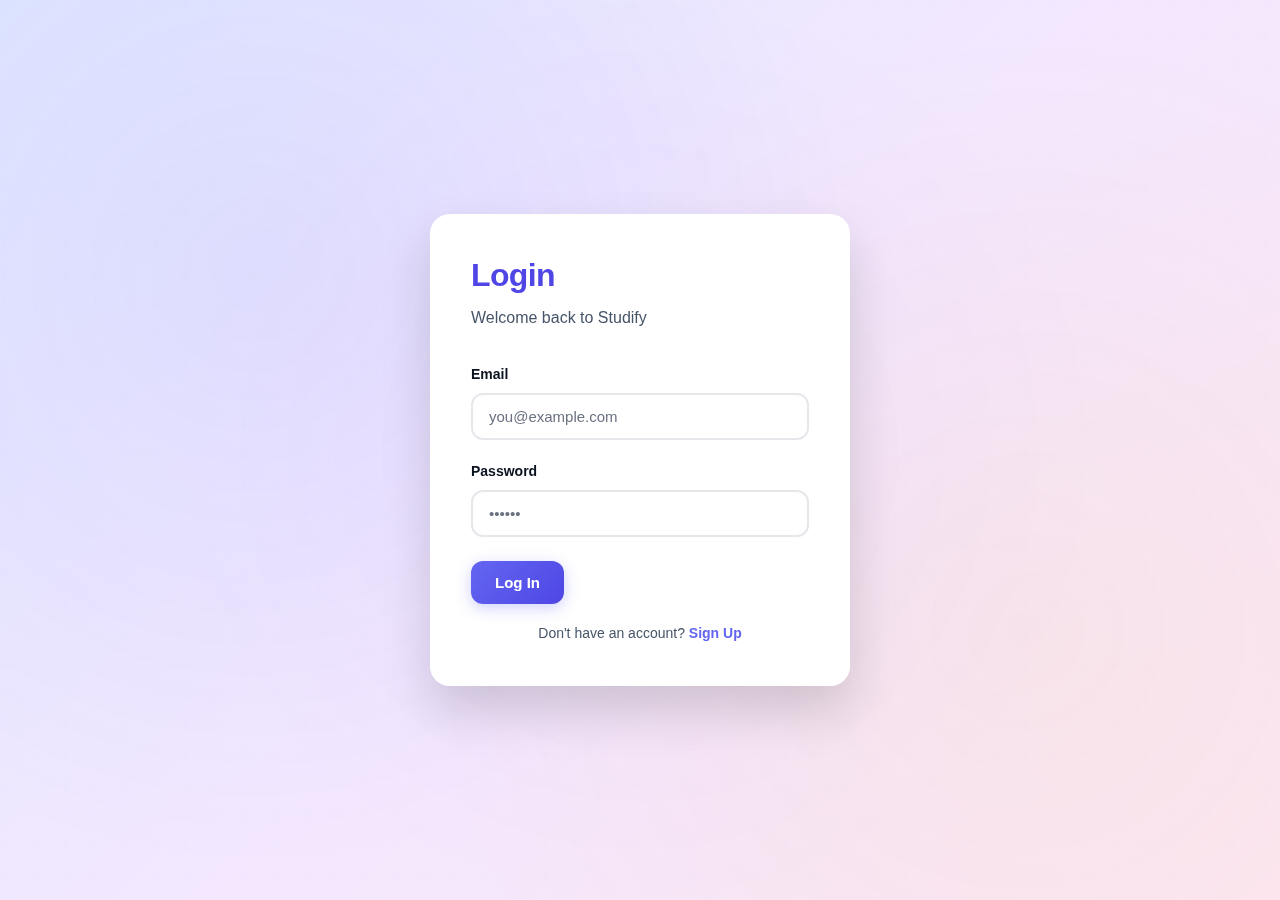
<file: index.html>
<!DOCTYPE html>
<html lang="en-US">
<head>
    <meta charset="UTF-8">
    <meta name="viewport" content="width=device-width, initial-scale=1.0">
    <title>Studify</title>
    <meta name="Emmanuel Nasir" content="Studify">
    <meta name="description" content="Web app to help students boast their studies by creating tasks and also answer quizes ">
    <link rel="stylesheet" href="styles/studify.css">
    <link rel="preconnect" href="https://fonts.googleapis.com">
<link rel="preconnect" href="https://fonts.gstatic.com" crossorigin>
<link href="https://fonts.googleapis.com/css2?family=Lato:ital,wght@0,400;1,700&display=swap" rel="stylesheet">
<script src="scripts/studify.js" defer></script>

</head>

<body>
<main class="auth">
  <div class="auth-card">
    <h1>Login</h1>
    <p class="lead">Welcome back to Studify</p>
    <form id="login-form">
      <div class="field">
        <label for="login-email">Email</label>
        <input id="login-email" type="email" placeholder="you@example.com" required>
      </div>

      <div class="field">
        <label for="login-password">Password</label>
        <input id="login-password" type="password" placeholder="••••••" required>
      </div>

      <div class="actions">
        <button class="btn btn-primary" type="submit">Log In</button>
      </div>
    </form>
    <p class="helper text-center" style="margin-top: 18px;">Don't have an account? <a href="signup.html">Sign Up</a></p>
  </div>
</main>
</body>
</html>
</file>
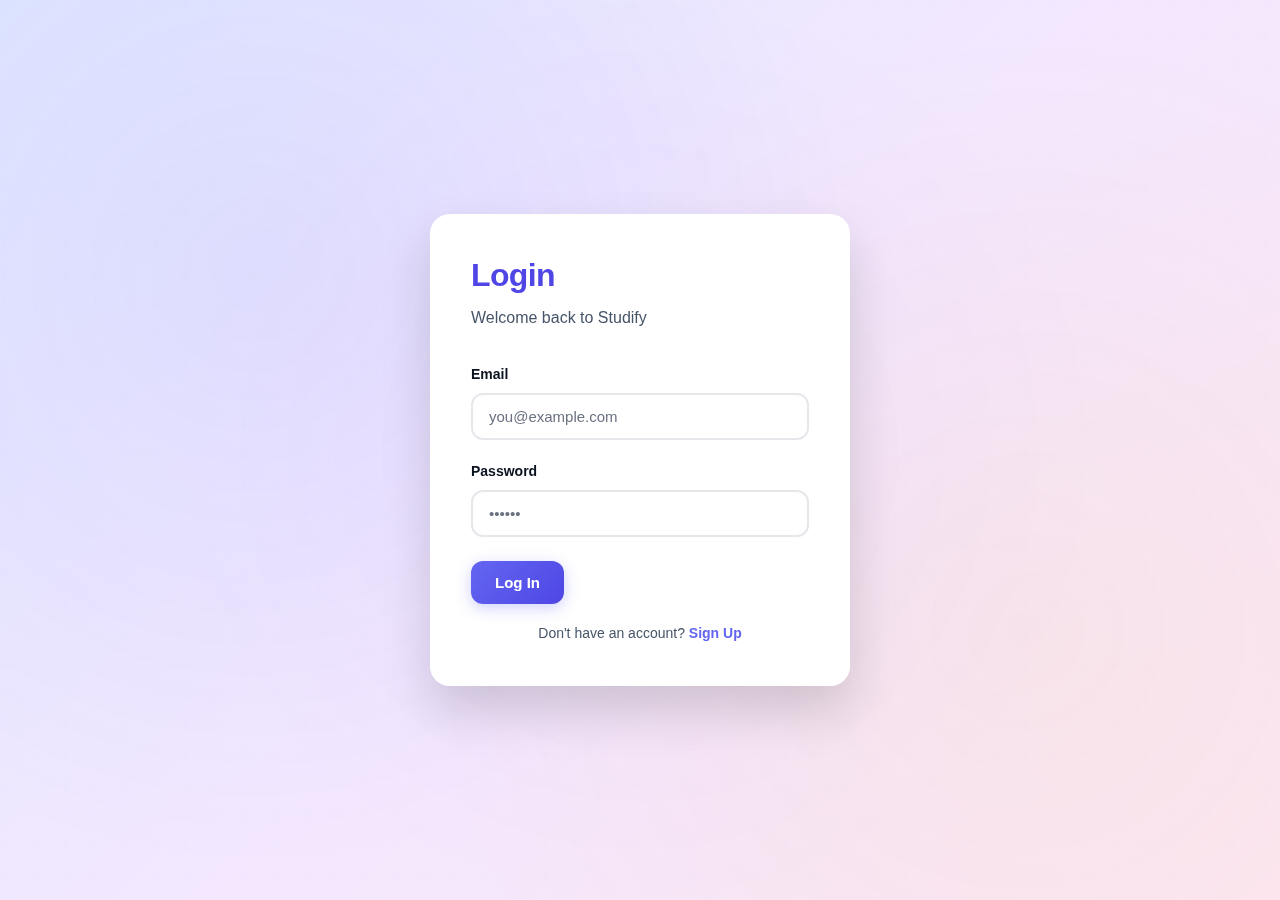
<file: planner.html>
<!DOCTYPE html>
<html lang="en-US">
<head>
    <meta charset="UTF-8">
    <meta name="viewport" content="width=device-width, initial-scale=1.0">
    <title>Study Planner - Studify</title>
    <meta name="Emmanuel Nasir" content="Studify">
    <link rel="stylesheet" href="styles/studify.css">
 
    <link rel="preconnect" href="https://fonts.googleapis.com">
    <link rel="preconnect" href="https://fonts.gstatic.com" crossorigin>
    <link href="https://fonts.googleapis.com/css2?family=Lato:ital,wght@0,400;1,700&display=swap" rel="stylesheet">
</head>
<body class="app-body">

<nav class="nav">
    <a href="dashboard.html" class="nav-brand">Studify</a>
    <ul class="nav-links">
        <li><a href="dashboard.html">Dashboard</a></li>
        <li><a href="planner.html" class="active">Planner</a></li>
        <li><a href="quizzes.html">Quizzes</a></li>
        <li><a href="quotes.html">Quotes</a></li>
    </ul>
    <div class="nav-user">
        <span class="nav-user-name" id="user-name">Student</span>
        <button class="btn btn-logout" id="logout-btn">Logout</button>
    </div>
</nav>

<div class="container">
    <div class="page-header">
        <div>
            <h1>Study Planner</h1>
            <p class="page-subtitle">Organize your study sessions</p>
        </div>
        <div class="tool-group">
            <button class="btn btn-ghost" id="export-btn">Export</button>
            <button class="btn btn-ghost" id="import-btn">Import</button>
            <input type="file" id="import-file" accept=".json" class="hidden">
            <button class="btn btn-primary" id="add-session-btn">+ Add Session</button>
        </div>
    </div>

    <div class="mt-24">
        <input 
            type="text" 
            id="search-sessions" 
            placeholder="Search sessions by title or subject..." 
            class="search-input"
        >
    </div>

    <div class="card">
        <div class="card-header">
            <h3 class="card-title">Your Study Sessions</h3>
            <select id="filter-sessions" class="inline-select">
                <option value="all">All Sessions</option>
                <option value="upcoming">Upcoming</option>
                <option value="today">Today</option>
                <option value="past">Past</option>
            </select>
        </div>
        <ul class="session-list" id="sessions-list">
            <li class="loading">
                <div class="spinner"></div>
                <p>Loading sessions...</p>
            </li>
        </ul>
    </div>
</div>

<div class="modal" id="session-modal">
    <div class="modal-content">
        <div class="modal-header">
            <h2 id="modal-title">Add Study Session</h2>
            <button class="btn-icon btn-icon-lg" id="close-modal">×</button>
        </div>
        
        <form id="session-form">
            <div class="field">
                <label for="session-title">Session Title</label>
                <input type="text" id="session-title" placeholder="e.g., Math Review" required>
            </div>

            <div class="field">
                <label for="session-subject">Subject</label>
                <input type="text" id="session-subject" placeholder="e.g., Mathematics" required>
            </div>

            <div class="form-row">
                <div class="field">
                    <label for="session-date">Date</label>
                    <input type="date" id="session-date" required>
                </div>
                <div class="field">
                    <label for="session-time">Time</label>
                    <input type="time" id="session-time" required>
                </div>
            </div>

            <div class="field">
                <label for="session-duration">Duration (minutes)</label>
                <input type="number" id="session-duration" placeholder="60" min="15" max="480" required>
            </div>

            <div class="field">
                <label for="session-notes">Notes (optional)</label>
                <textarea id="session-notes" placeholder="Any additional details..." rows="3"></textarea>
            </div>

            <div class="actions">
                <button type="submit" class="btn btn-primary full">Save Session</button>
                <button type="button" class="btn btn-ghost" id="cancel-btn">Cancel</button>
            </div>
        </form>
    </div>
</div>

<script src="scripts/storage.js"></script>
<script src="scripts/utils.js"></script>
<script src="scripts/planner.js"></script>

</body>
</html>
</file>
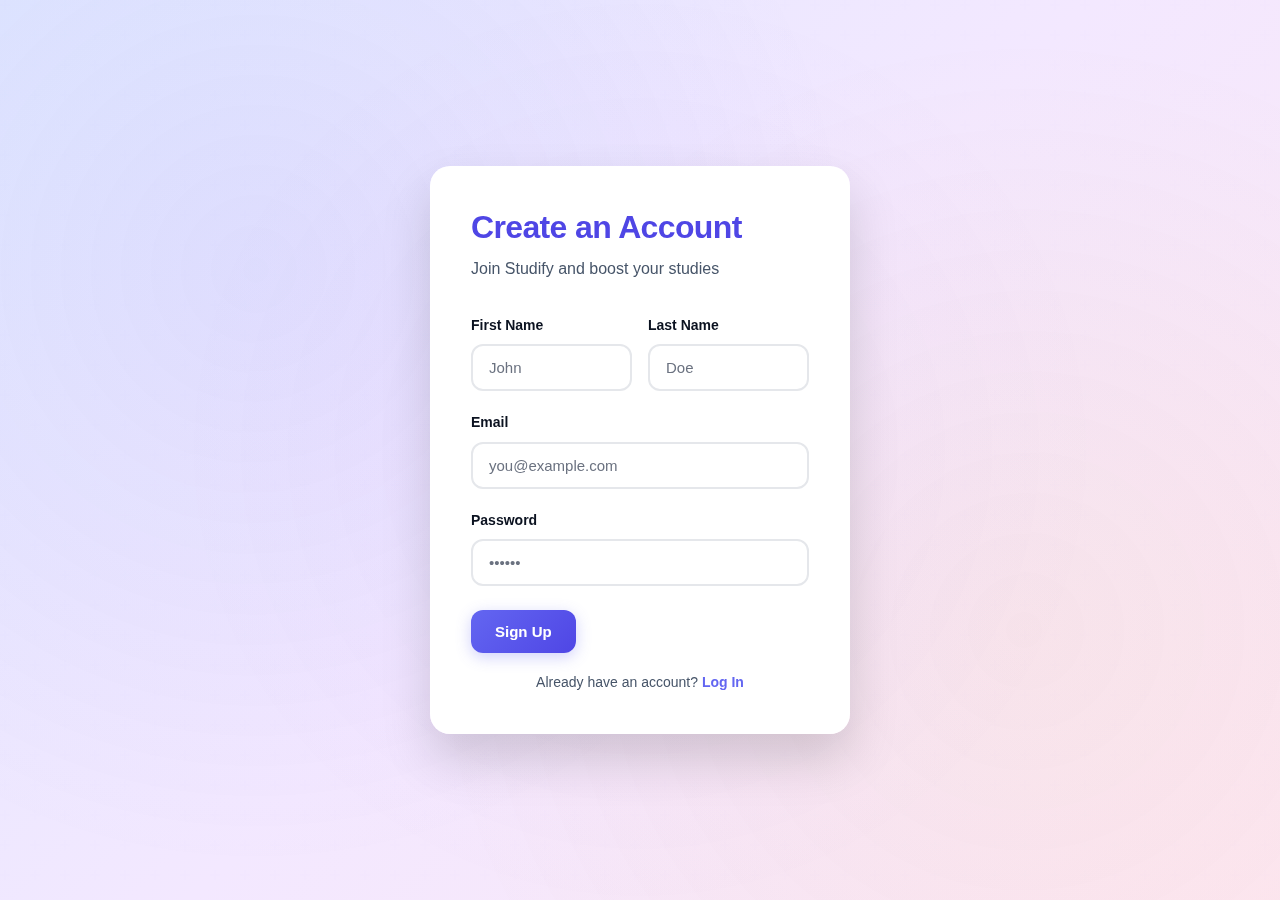
<file: signup.html>
<!DOCTYPE html>
<html lang="en-US">
<head>
    <meta charset="UTF-8">
    <meta name="viewport" content="width=device-width, initial-scale=1.0">
    <title>Studify</title>
    <meta name="Emmanuel Nasir" content="Studify">
    <meta name="description" content="Web app to help students boast their studies by creating tasks and also answer quizes ">
    <link rel="stylesheet" href="styles/studify.css">
    <link rel="preconnect" href="https://fonts.googleapis.com">
<link rel="preconnect" href="https://fonts.gstatic.com" crossorigin>
<link href="https://fonts.googleapis.com/css2?family=Lato:ital,wght@0,400;1,700&display=swap" rel="stylesheet">
<script src="scripts/studify.js" defer></script>

</head>

<body>
<main class="auth">
  <div class="auth-card">
    <h1>Create an Account</h1>
    <p class="lead">Join Studify and boost your studies</p>
    <form id="signup-form">
      <div class="form-row">
        <div class="field">
          <label for="signup-fname">First Name</label>
          <input id="signup-fname" type="text" placeholder="John" required>
        </div>
        <div class="field">
          <label for="signup-lname">Last Name</label>
          <input id="signup-lname" type="text" placeholder="Doe" required>
        </div>
      </div>

      <div class="field">
        <label for="signup-email">Email</label>
        <input id="signup-email" type="email" placeholder="you@example.com" required>
      </div>

      <div class="field">
        <label for="signup-password">Password</label>
        <input id="signup-password" type="password" placeholder="••••••" required>
      </div>

      <div class="actions">
        <button class="btn btn-primary" type="submit">Sign Up</button>
      </div>
    </form>
    <p class="helper text-center" style="margin-top: 18px;">Already have an account? <a href="index.html">Log In</a></p>
  </div>
</main>
</body>
</html>
</file>
<file: styles/studify.css>
:root {
	--primary: #6366F1;
	--primary-dark: #4F46E5;
	--primary-light: #818CF8;
	--accent: #F59E0B;
	--accent-dark: #D97706;

	/* New semantic colors for text & accessibility */
	--text: #0b1220;           /* strong readable main text */
	--text-strong: #041022;    /* extra-strong for important headings/labels */
	--text-muted: #475569;     /* secondary text */
	--text-light: #6b7280;     /* tertiary/helper text */
	--link: #1d4ed8;           /* link / interactive text */
	--success: #10B981;
	--success-dark: #065F46;
	--error: #EF4444;
	--error-dark: #991B1B;

	--card-bg: #FFFFFF;
	--muted: #F3F4F6;
	--border: #E5E7EB;
	--radius: 16px;
	--max-width: 420px;
	--shadow: 0 1px 3px rgba(0, 0, 0, 0.1), 0 1px 2px rgba(0, 0, 0, 0.06);
	--shadow-md: 0 4px 6px rgba(0, 0, 0, 0.07), 0 2px 4px rgba(0, 0, 0, 0.06);
	--shadow-lg: 0 10px 15px rgba(0, 0, 0, 0.1), 0 4px 6px rgba(0, 0, 0, 0.05);
	--shadow-xl: 0 20px 25px rgba(0, 0, 0, 0.1), 0 10px 10px rgba(0, 0, 0, 0.04);
}

* { 
	box-sizing: border-box;
	margin: 0;
	padding: 0;
}

html, body { 
	height: 100%;
	scroll-behavior: smooth;
}

body {
	margin: 0;
	min-height: 100vh;
	color: var(--text);
	font-family: 'Poppins', -apple-system, BlinkMacSystemFont, 'Segoe UI', Roboto, sans-serif;
	-webkit-font-smoothing: antialiased;
	-moz-osx-font-smoothing: grayscale;
	display: flex;
	align-items: center;
	justify-content: center;
	padding: 24px;
	position: relative;
	line-height: 1.6;
	font-size: 16px;
	
	background: linear-gradient(135deg, #E0E7FF 0%, #F3E8FF 50%, #FCE7F3 100%);
}

body::before {
	content: '';
	position: fixed;
	top: 0;
	left: 0;
	width: 100%;
	height: 100%;
	background-image: 
		radial-gradient(circle at 20% 30%, rgba(99, 102, 241, 0.08) 0%, transparent 50%),
		radial-gradient(circle at 80% 70%, rgba(245, 158, 11, 0.06) 0%, transparent 50%),
		radial-gradient(circle at 50% 50%, rgba(168, 85, 247, 0.04) 0%, transparent 60%);
	z-index: 0;
	pointer-events: none;
}

body::after {
	content: '';
	position: fixed;
	top: 0;
	left: 0;
	width: 100%;
	height: 100%;
	background-image: url("data:image/svg+xml,%3Csvg width='60' height='60' viewBox='0 0 60 60' xmlns='http://www.w3.org/2000/svg'%3E%3Cg fill='none' fill-rule='evenodd'%3E%3Cg fill='%236366F1' fill-opacity='0.02'%3E%3Cpath d='M36 34v-4h-2v4h-4v2h4v4h2v-4h4v-2h-4zm0-30V0h-2v4h-4v2h4v4h2V6h4V4h-4zM6 34v-4H4v4H0v2h4v4h2v-4h4v-2H6zM6 4V0H4v4H0v2h4v4h2V6h4V4H6z'/%3E%3C/g%3E%3C/g%3E%3C/svg%3E");
	z-index: 0;
	pointer-events: none;
	opacity: 0.5;
}

.auth, .container, .nav {
	position: relative;
	z-index: 1;
}

h1, h2, h3, h4, h5, h6 {
	font-weight: 700;
	line-height: 1.3;
	color: var(--text);
	letter-spacing: -0.02em;
}

h1 { font-size: 2rem; }
h2 { font-size: 1.75rem; }
h3 { font-size: 1.5rem; }
h4 { font-size: 1.25rem; }

/* Auth Pages */
.auth, main.auth {
	width: 100%;
	max-width: calc(var(--max-width) + 40px);
	display: flex;
	align-items: center;
	justify-content: center;
}

.auth-card {
	width: 100%;
	max-width: var(--max-width);
	background: rgba(255, 255, 255, 0.98);
	backdrop-filter: blur(20px);
	-webkit-backdrop-filter: blur(20px);
	border-radius: 20px;
	box-shadow: 0 25px 50px rgba(0, 0, 0, 0.15);
	padding: 40px;
	border: 1px solid rgba(255, 255, 255, 0.6);
}

.auth-card h1 {
	margin: 0 0 8px 0;
	font-size: 2rem;
	color: var(--primary-dark);
	font-weight: 800;
}

.auth-card p.lead {
	margin: 0 0 32px 0;
	color: var(--text-muted);
	font-size: 1rem;
}

/* Forms */
form { width: 100%; }

label { 
	display: block; 
	font-size: 0.875rem; 
	margin-bottom: 8px; 
	color: var(--text);
	font-weight: 600;
}

.field { margin-bottom: 20px; }

input[type="text"], 
input[type="email"], 
input[type="password"], 
input[type="date"], 
input[type="time"], 
input[type="number"],
textarea, 
select {
	width: 100%;
	padding: 13px 16px;
	border-radius: 12px;
	border: 2px solid var(--border);
	background: var(--card-bg);
	font-size: 0.9375rem;
	color: var(--text);
	transition: all 0.2s ease;
	font-family: inherit;
}

input::placeholder { color: var(--text-light); }

input:focus, textarea:focus, select:focus {
	outline: none;
	border-color: var(--primary);
	box-shadow: 0 0 0 3px rgba(99, 102, 241, 0.1);
}

.form-row { display: flex; gap: 16px; }
.form-row > * { flex: 1; }

.actions { 
	display: flex; 
	gap: 12px; 
	align-items: center; 
	margin-top: 24px;
}

/* Buttons */
.btn {
	display: inline-flex;
	align-items: center;
	justify-content: center;
	padding: 13px 24px;
	border-radius: 12px;
	font-weight: 600;
	font-size: 0.9375rem;
	cursor: pointer;
	border: none;
	transition: all 0.2s ease;
	white-space: nowrap;
}

.btn-primary {
	background: linear-gradient(135deg, var(--primary) 0%, var(--primary-dark) 100%);
	color: white;
	box-shadow: 0 4px 15px rgba(99, 102, 241, 0.3);
}

.btn-primary:hover { 
	transform: translateY(-2px);
	box-shadow: 0 8px 25px rgba(99, 102, 241, 0.4);
}

.btn-accent {
	background: linear-gradient(135deg, var(--accent) 0%, var(--accent-dark) 100%);
	color: white;
	box-shadow: 0 4px 15px rgba(245, 158, 11, 0.3);
}

.btn-accent:hover {
	transform: translateY(-2px);
	box-shadow: 0 8px 25px rgba(245, 158, 11, 0.4);
}

.btn-ghost {
	background: rgba(255, 255, 255, 0.9);
	color: var(--primary);
	border: 2px solid rgba(99, 102, 241, 0.2);
}

.btn-ghost:hover {
	background: white;
	border-color: var(--primary);
	transform: translateY(-1px);
}

.helper { 
	font-size: 0.875rem; 
	color: var(--text-muted);
	font-weight: 500;
}

.helper a { 
	color: var(--primary);
	text-decoration: none;
	font-weight: 600;
}

.helper a:hover {
	text-decoration: underline;
}

/* Messages */
.message {
	padding: 14px 18px;
	border-radius: 12px;
	margin-bottom: 20px;
	font-size: 0.9375rem;
	animation: slideDown 0.3s ease;
	display: flex;
	align-items: center;
	gap: 10px;
	font-weight: 500;
}

.message-error {
	background: rgba(239, 68, 68, 0.08); /* keep gentle bg but not necessary to change bg */
	color: var(--error-dark);
	border: 1px solid rgba(239,68,68,0.22);
}

.message-success {
	background: rgba(16,185,129,0.08);
	color: var(--success-dark);
	border: 1px solid rgba(110,231,183,0.25);
}

@keyframes slideDown {
	from { opacity: 0; transform: translateY(-10px); }
	to { opacity: 1; transform: translateY(0); }
}

/* Navigation - Desktop & Mobile Optimized */
.nav {
	background: rgba(255, 255, 255, 0.95);
	backdrop-filter: blur(20px);
	-webkit-backdrop-filter: blur(20px);
	box-shadow: 0 4px 20px rgba(0, 0, 0, 0.08);
	padding: 18px 32px;
	display: flex;
	justify-content: space-between;
	align-items: center;
	position: sticky;
	top: 0;
	z-index: 100;
	border-bottom: 1px solid rgba(0, 0, 0, 0.05);
}

.nav-brand {
	font-size: 1.5rem;
	font-weight: 800;
	background: linear-gradient(135deg, var(--primary), var(--accent));
	-webkit-background-clip: text;
	-webkit-text-fill-color: transparent;
	background-clip: text;
	text-decoration: none;
	transition: transform 0.2s;
}

.nav-brand:hover {
	transform: scale(1.05);
}

.nav-links {
	display: flex;
	gap: 8px;
	list-style: none;
	margin: 0;
	padding: 0;
	background: var(--muted);
	border-radius: 12px;
	padding: 6px;
}

.nav-links li {
	margin: 0;
}

.nav-links a {
	/* previously used var(--text) or literals — use clearer link/text colors */
	color: var(--text);
	text-decoration: none;
	font-weight: 600;
	font-size: 0.9375rem;
	padding: 10px 20px;
	border-radius: 8px;
	transition: all 0.2s;
	display: block;
}

.nav-links a:hover {
	color: var(--text);
	background: rgba(255, 255, 255, 0.5);
}

.nav-links a.active {
	color: var(--primary);
	background: white;
	box-shadow: 0 2px 8px rgba(0, 0, 0, 0.08);
}

.nav-user {
	display: flex;
	align-items: center;
	gap: 16px;
}

.nav-user-name {
	font-weight: 600;
	font-size: 0.9375rem;
	color: var(--text);
	display: flex;
	align-items: center;
	gap: 8px;
}

.nav-user-name::before {
	content: '👤';
	font-size: 1.25rem;
}

.btn-logout {
	background: transparent;
	color: var(--text-muted);
	font-size: 0.875rem;
	padding: 8px 16px;
	border: 2px solid var(--border);
	cursor: pointer;
	border-radius: 10px;
	transition: all 0.2s;
	font-weight: 600;
}

.btn-logout:hover {
	color: var(--error);
	border-color: var(--error);
	background: rgba(239, 68, 68, 0.05);
}

/* Mobile Navigation */
@media (max-width: 768px) {
	.nav {
		padding: 12px 16px;
		flex-direction: column;
		gap: 16px;
	}
	
	.nav-brand {
		font-size: 1.25rem;
	}
	
	.nav-links {
		width: 100%;
		justify-content: center;
		gap: 6px;
		padding: 4px;
	}
	
	.nav-links a {
		padding: 10px 14px;
		font-size: 0.875rem;
	}
	
	.nav-user {
		width: 100%;
		justify-content: space-between;
		padding: 12px 0 0;
		border-top: 1px solid var(--border);
	}
	
	.nav-user-name {
		font-size: 0.875rem;
	}
	
	.btn-logout {
		padding: 8px 14px;
		font-size: 0.8125rem;
	}
}

/* Container & Grid */
.container {
	max-width: 1280px;
	margin: 0 auto;
	padding: 32px 24px;
}

.dashboard-grid {
	display: grid;
	grid-template-columns: repeat(12, 1fr);
	gap: 24px;
	margin-top: 32px;
}

/* Grid Layout System */
.dashboard-grid > .card:nth-child(1) {
	grid-column: span 8;
}

.dashboard-grid > .card:nth-child(2) {
	grid-column: span 4;
}

.dashboard-grid > .card:nth-child(3) {
	grid-column: span 6;
}

.dashboard-grid > .card:nth-child(4) {
	grid-column: span 6;
}

@media (max-width: 1024px) {
	.dashboard-grid > .card:nth-child(1) {
		grid-column: span 12;
	}
	
	.dashboard-grid > .card:nth-child(2) {
		grid-column: span 12;
	}
	
	.dashboard-grid > .card:nth-child(3) {
		grid-column: span 6;
	}
	
	.dashboard-grid > .card:nth-child(4) {
		grid-column: span 6;
	}
}

@media (max-width: 768px) {
	.dashboard-grid {
		grid-template-columns: 1fr;
	}
	
	.dashboard-grid > .card {
		grid-column: span 1 !important;
	}
}

/* Cards */
.card {
	background: rgba(255, 255, 255, 0.95);
	backdrop-filter: blur(20px);
	-webkit-backdrop-filter: blur(20px);
	border-radius: 20px;
	padding: 28px;
	box-shadow: 0 8px 30px rgba(0, 0, 0, 0.08);
	transition: all 0.3s ease;
	border: 1px solid rgba(255, 255, 255, 0.6);
}

.card:hover {
	transform: translateY(-4px);
	box-shadow: 0 12px 40px rgba(0, 0, 0, 0.12);
}

.card-header {
	display: flex;
	justify-content: space-between;
	align-items: center;
	margin-bottom: 24px;
	padding-bottom: 20px;
	border-bottom: 2px solid var(--muted);
}

.card-title {
	font-size: 1.375rem;
	margin: 0;
	color: var(--text);
	font-weight: 700;
}

/* Page Title Section (header row used on quotes page) */
.page-header {
	display: flex;
	align-items: center;
	justify-content: space-between;
	gap: 16px;
	margin-bottom: 24px;
}
.page-subtitle {
	margin-top: 8px;
	color: var(--text-muted); /* now consistent and legible */
}

/* Quote card adjustments (moved margin from inline) */
.quote-card {
	/* ...existing quote-card rules... */
	margin-bottom: 24px;
}

/* Quote card heading */
.quote-card h3 {
	margin: 0 0 16px 0;
	color: white;
}

/* Quotes grid */
#quotes-grid {
	display: grid;
	grid-template-columns: repeat(auto-fit, minmax(300px, 1fr));
	gap: 24px;
}
#quotes-grid .loading p {
	margin: 12px 0 0;
	color: var(--text-muted); /* replaced previous hard-coded value */
}

/* Quote Card */
.quote-card {
	background: linear-gradient(135deg, #667eea 0%, #764ba2 50%, #f093fb 100%);
	color: white;
	font-style: italic;
	padding: 48px 40px;
	border-radius: 20px;
	box-shadow: 0 20px 40px rgba(102, 126, 234, 0.3);
	border: none;
	position: relative;
	overflow: hidden;
	min-height: 200px;
	display: flex;
	flex-direction: column;
	justify-content: center;
}

.quote-card::before {
	content: '"';
	position: absolute;
	top: -30px;
	left: 20px;
	font-size: 200px;
	opacity: 0.08;
	font-family: Georgia, serif;
	line-height: 1;
}

.quote-text {
	font-size: 1.5rem;
	margin-bottom: 20px;
	line-height: 1.7;
	position: relative;
	z-index: 1;
	font-weight: 500;
}

.quote-author {
	text-align: right;
	opacity: 0.95;
	font-size: 1.125rem;
	position: relative;
	z-index: 1;
	font-weight: 600;
	font-style: normal;
}

/* Session List */
.session-list {
	list-style: none;
	padding: 0;
	margin: 0;
}

.session-item {
	padding: 18px;
	border-radius: 14px;
	margin-bottom: 12px;
	background: var(--muted);
	display: flex;
	justify-content: space-between;
	align-items: center;
	transition: all 0.2s;
	border: 2px solid transparent;
}

.session-item:hover {
	background: white;
	border-color: var(--primary);
	transform: translateX(6px);
	box-shadow: 0 4px 12px rgba(0, 0, 0, 0.05);
}

.session-info h4 {
	margin: 0 0 6px 0;
	color: var(--text);
	font-weight: 700;
	font-size: 1.0625rem;
}

.session-info p {
	margin: 0;
	font-size: 0.875rem;
	color: var(--text-muted);
	font-weight: 500;
}

.session-actions {
	display: flex;
	gap: 8px;
}

.btn-icon {
	background: white;
	border: 2px solid var(--border);
	cursor: pointer;
	padding: 10px;
	border-radius: 10px;
	transition: all 0.2s;
	font-size: 1.125rem;
}

.btn-icon:hover {
	background: var(--primary);
	border-color: var(--primary);
	color: white;
	transform: scale(1.1);
}

/* Modal */
.modal {
	display: none;
	position: fixed;
	top: 0;
	left: 0;
	width: 100%;
	height: 100%;
	background: rgba(0, 0, 0, 0.5);
	backdrop-filter: blur(8px);
	z-index: 1000;
	align-items: center;
	justify-content: center;
}

.modal.show { display: flex; }

.modal-content {
	background: rgba(255, 255, 255, 0.98);
	backdrop-filter: blur(20px);
	border-radius: 20px;
	padding: 36px;
	max-width: 540px;
	width: 90%;
	max-height: 90vh;
	overflow-y: auto;
	animation: modalSlide 0.3s ease;
	box-shadow: 0 25px 50px rgba(0, 0, 0, 0.25);
}

@keyframes modalSlide {
	from { opacity: 0; transform: translateY(-50px) scale(0.9); }
	to { opacity: 1; transform: translateY(0) scale(1); }
}

/* Quiz */
.quiz-question h3 {
	margin-bottom: 28px;
	font-size: 1.375rem;
	font-weight: 700;
	line-height: 1.5;
	color: var(--text);
}

.quiz-options {
	display: flex;
	flex-direction: column;
	gap: 14px;
}

.quiz-option {
	padding: 18px 22px;
	border: 2px solid var(--border);
	border-radius: 14px;
	cursor: pointer;
	transition: all 0.2s;
	background: white;
	text-align: left;
	font-weight: 500;
	color: var(--text);
}

.quiz-option:hover {
	border-color: var(--primary);
	background: rgba(99, 102, 241, 0.05);
	transform: translateX(8px);
}

.quiz-option.selected {
	border-color: var(--primary);
	background: rgba(99, 102, 241, 0.1);
}

.quiz-option.correct {
	border-color: var(--success);
	background: rgba(16, 185, 129, 0.1);
}

.quiz-option.incorrect {
	border-color: var(--error);
	background: rgba(239, 68, 68, 0.1);
}

.progress-bar {
	width: 100%;
	height: 12px;
	background: var(--muted);
	border-radius: 12px;
	overflow: hidden;
	margin-bottom: 24px;
}

.progress-fill {
	height: 100%;
	background: linear-gradient(90deg, var(--primary), var(--accent));
	transition: width 0.3s ease;
}

/* Stats */
.stats-grid {
	display: grid;
	grid-template-columns: repeat(2, 1fr);
	gap: 16px;
	margin-top: 20px;
}

.stat-box {
	text-align: center;
	padding: 24px;
	background: linear-gradient(135deg, rgba(99, 102, 241, 0.08), rgba(245, 158, 11, 0.08));
	border-radius: 16px;
	transition: all 0.2s;
	border: 2px solid transparent;
}

.stat-box:hover {
	transform: translateY(-4px);
	box-shadow: 0 8px 20px rgba(0, 0, 0, 0.08);
	border-color: var(--primary);
}

.stat-value {
	font-size: 3rem;
	font-weight: 800;
	background: linear-gradient(135deg, var(--primary), var(--accent));
	-webkit-background-clip: text;
	-webkit-text-fill-color: transparent;
	background-clip: text;
	margin: 0;
	line-height: 1;
}

.stat-label {
	font-size: 0.9375rem;
	color: var(--text-muted);
	margin: 12px 0 0 0;
	font-weight: 600;
}

/* Empty & Loading States */
.empty-state {
	text-align: center;
	padding: 60px 24px;
	color: var(--text-muted);
}

.empty-state-icon {
	font-size: 4rem;
	margin-bottom: 16px;
	opacity: 0.3;
}

.loading {
	text-align: center;
	padding: 40px;
	color: var(--text-muted);
}

.spinner {
	border: 4px solid var(--muted);
	border-top-color: var(--primary);
	border-radius: 50%;
	width: 48px;
	height: 48px;
	animation: spin 0.8s linear infinite;
	margin: 0 auto 16px;
}

@keyframes spin {
	to { transform: rotate(360deg); }
}

/* Responsive */
@media (max-width: 480px) {
	.auth-card { 
		padding: 28px 24px;
		border-radius: 16px;
	}
	
	.card {
		padding: 20px;
	}
	
	.container {
		padding: 20px 16px;
	}
	
	.stats-grid {
		grid-template-columns: 1fr;
	}
	
	.form-row {
		flex-direction: column;
	}
}

/* Small layout helpers and page-specific styles used by HTML files */
.app-body {
	display: block;
	align-items: stretch;
	padding: 0;
	min-height: 100vh;
}

/* Page header + subtitle (used across pages) */
.page-header {
	display: flex;
	align-items: center;
	justify-content: space-between;
	gap: 16px;
	margin-bottom: 24px;
}
.page-subtitle {
	margin-top: 8px;
	color: var(--text-muted); /* replaced #9b7777 */
}

/* Align the refresh button in headers */
.refresh-btn {
	margin-left: auto;
}

/* Quotes grid & loading text */
#quotes-grid {
	display: grid;
	grid-template-columns: repeat(auto-fit, minmax(300px, 1fr));
	gap: 24px;
}
#quotes-grid .loading p {
	margin: 12px 0 0;
	color: var(--text-muted); /* replaced previous hard-coded value */
}

/* Utilities */
.text-center { text-align: center; }

/* Accessibility */
:focus-visible { 
	outline: 3px solid rgba(99, 102, 241, 0.3);
	outline-offset: 2px;
	border-radius: 8px;
}

/* Scrollbar */
::-webkit-scrollbar { width: 10px; height: 10px; }
::-webkit-scrollbar-track { background: var(--muted); }
::-webkit-scrollbar-thumb { background: var(--primary); border-radius: 5px; }
::-webkit-scrollbar-thumb:hover { background: var(--primary-dark); }

/* Global app body helper (replaces inline body styles across pages) */
.app-body {
	display: block;
	align-items: stretch;
	padding: 0;
	min-height: 100vh;
}

/* Layout helpers to replace common inline patterns used in HTML files */
.flex { display: flex; }
.flex-center { display: flex; align-items: center; justify-content: center; }
.flex-col { display: flex; flex-direction: column; }
.gap-16 { gap: 16px; }
.mt-8 { margin-top: 8px; }
.mb-16 { margin-bottom: 16px; }
.ml-auto { margin-left: auto; }

/* Text helpers */
.text-muted { color: var(--text-muted); }
.text-light { color: var(--text-light); }

/* Common page header & grid already present, ensure available for all pages */
.page-header {
	display: flex;
	justify-content: space-between;
	align-items: center;
	margin-bottom: 24px;
	gap: 16px;
}
.page-subtitle { margin-top: 8px; }

/* Generic responsive grid helper (for lists/grids across pages) */
.grid-cards {
	display: grid;
	grid-template-columns: repeat(auto-fit, minmax(280px, 1fr));
	gap: 24px;
}

/* Small helpers used to replace inline styles in HTML files */
.center-card { max-width: 600px; margin: 0 auto; }
.center-card.mt-24 { margin-top: 24px; }

.full-width { width: 100%; }
.hidden { display: none !important; }

.mt-24 { margin-top: 24px; }

.meta-row { display: flex; justify-content: space-between; gap: 16px; margin-bottom: 24px; }
.meta-row p { margin: 0; color: var(--text-muted); }

.tool-group { display: flex; gap: 12px; align-items: center; }

.search-input { max-width: 400px; }

.inline-select { width: auto; padding: 8px 12px; }

.categories-grid {
	display: grid;
	grid-template-columns: repeat(auto-fill, minmax(200px, 1fr));
	gap: 12px;
}

.results-card { text-align: center; }
.results-emoji { font-size: 4rem; margin-bottom: 16px; }
.results-score { font-size: 1.5rem; color: var(--primary); margin-bottom: 24px; }
.results-percentage { font-size: 1.2rem; color: var(--text-muted); margin-bottom: 32px; }

.modal-header { display: flex; justify-content: space-between; align-items: center; margin-bottom: 20px; }
.btn-icon-lg { font-size: 1.5rem; padding: 6px; }

.btn.full { flex: 1; }
</file>
